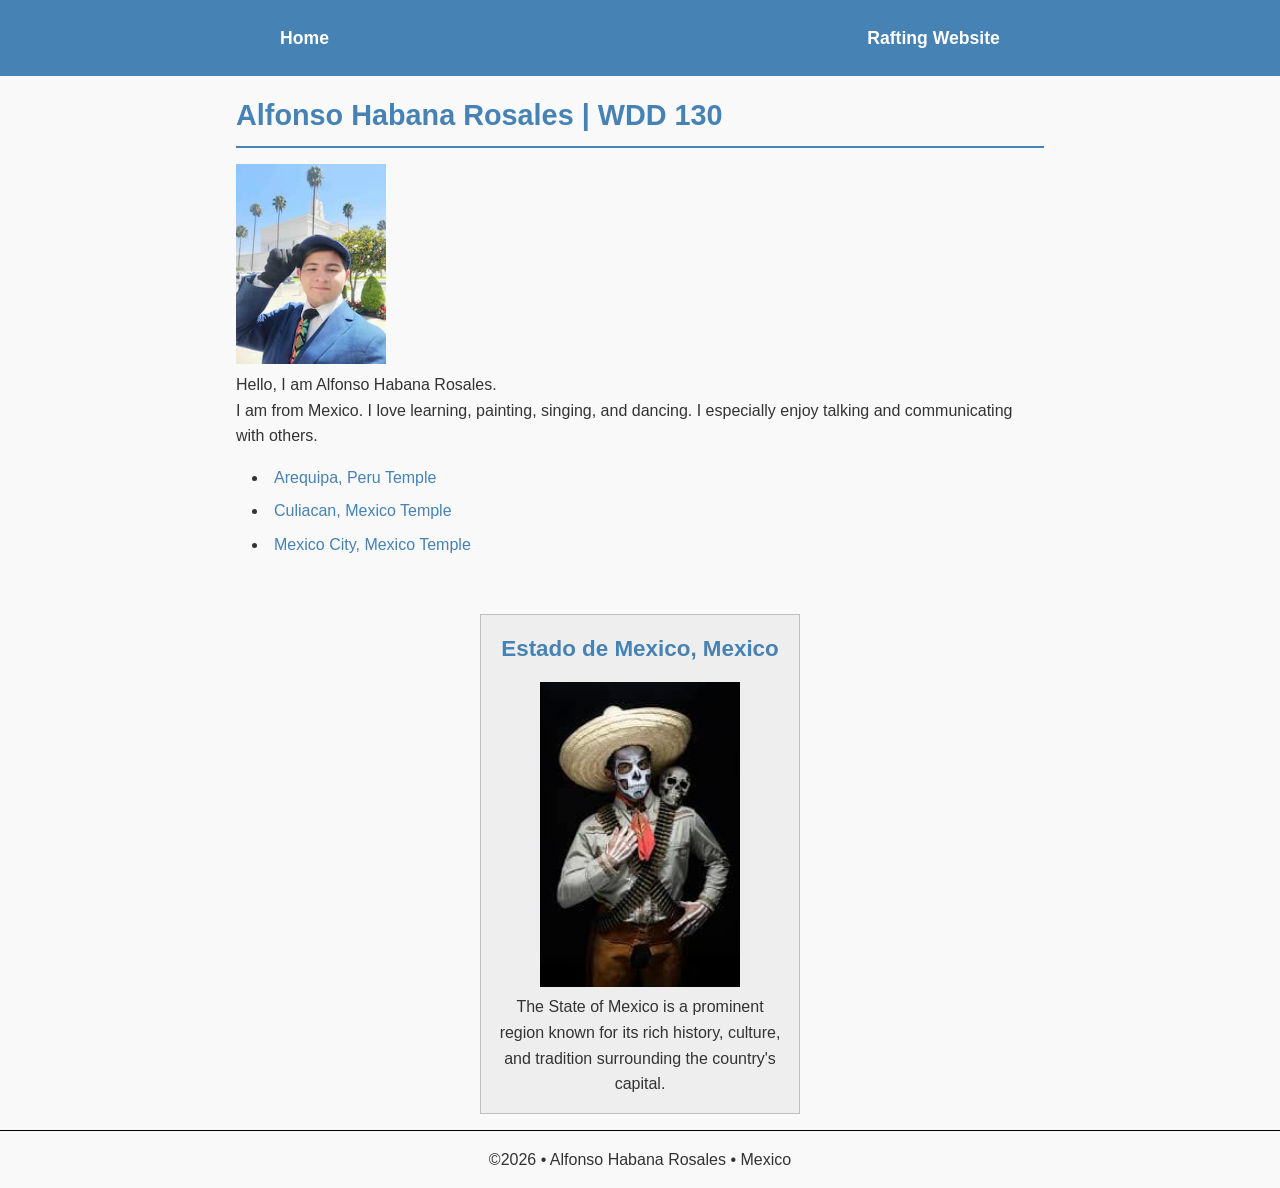
<file: index.html>
<!DOCTYPE html>
<html lang="en-US">

<head>
    <meta charset="utf-8">
    <meta name="viewport" content="width=device-width, initial-scale=1.0">
    <title>Alfonso Habana Rosales | WDD 130</title>
    <!-- Meta tags added according to instructions -->
    <meta name="description"
      content="Alfonso Habana Rosales WDD 130 home page learning HTML and CSS.">
    <meta name="author" content="Alfonso Habana Rosales">
    <link rel="stylesheet" href="styles/styles.css">

</head>

<body>
    <header>
        <nav>
            <a href="#">Home</a>
            <a href="wwr/">Rafting Website</a>
        </nav>
    </header>

    <main>
        <h1>Alfonso Habana Rosales | WDD 130</h1>
        <div class="profile-container">
            <img src="images/profile.jpg" alt="Alfonso Habana Rosales profile image">
            <div class="profile-text">
                <p>Hello, I am Alfonso Habana Rosales.</p>
                <p>I am from Mexico. I love learning, painting, singing, and dancing. I especially
                    enjoy talking and communicating with others.</p>
            </div>
        </div>

        <ul class="box">
            <li><a href="https://www.churchofjesuschrist.org/temples/details/arequipa-peru-temple?lang=eng"
                  target="_blank">Arequipa, Peru Temple</a></li>
            <li><a href="https://www.churchofjesuschrist.org/temples/details/culiacan-mexico-temple?lang=eng"
                  target="_blank">Culiacan, Mexico Temple</a></li>
            <li><a href="https://www.churchofjesuschrist.org/temples/details/mexico-city-mexico-temple?lang=eng"
                  target="_blank">Mexico City, Mexico Temple</a></li>
        </ul>
    </main>

    <!-- The aside element is placed immediately after main -->
    <aside>
        <h2>Estado de Mexico, Mexico</h2>
        <img src="images/catrin.jpg" alt="Catrin image representing culture">
        <p>The State of Mexico is a prominent region known for its rich history, culture, and
            tradition surrounding the country's capital.</p>
    </aside>

    <footer>
        <p>©2026 • Alfonso Habana Rosales • Mexico</p>
    </footer>
</body>

</html>
</file>
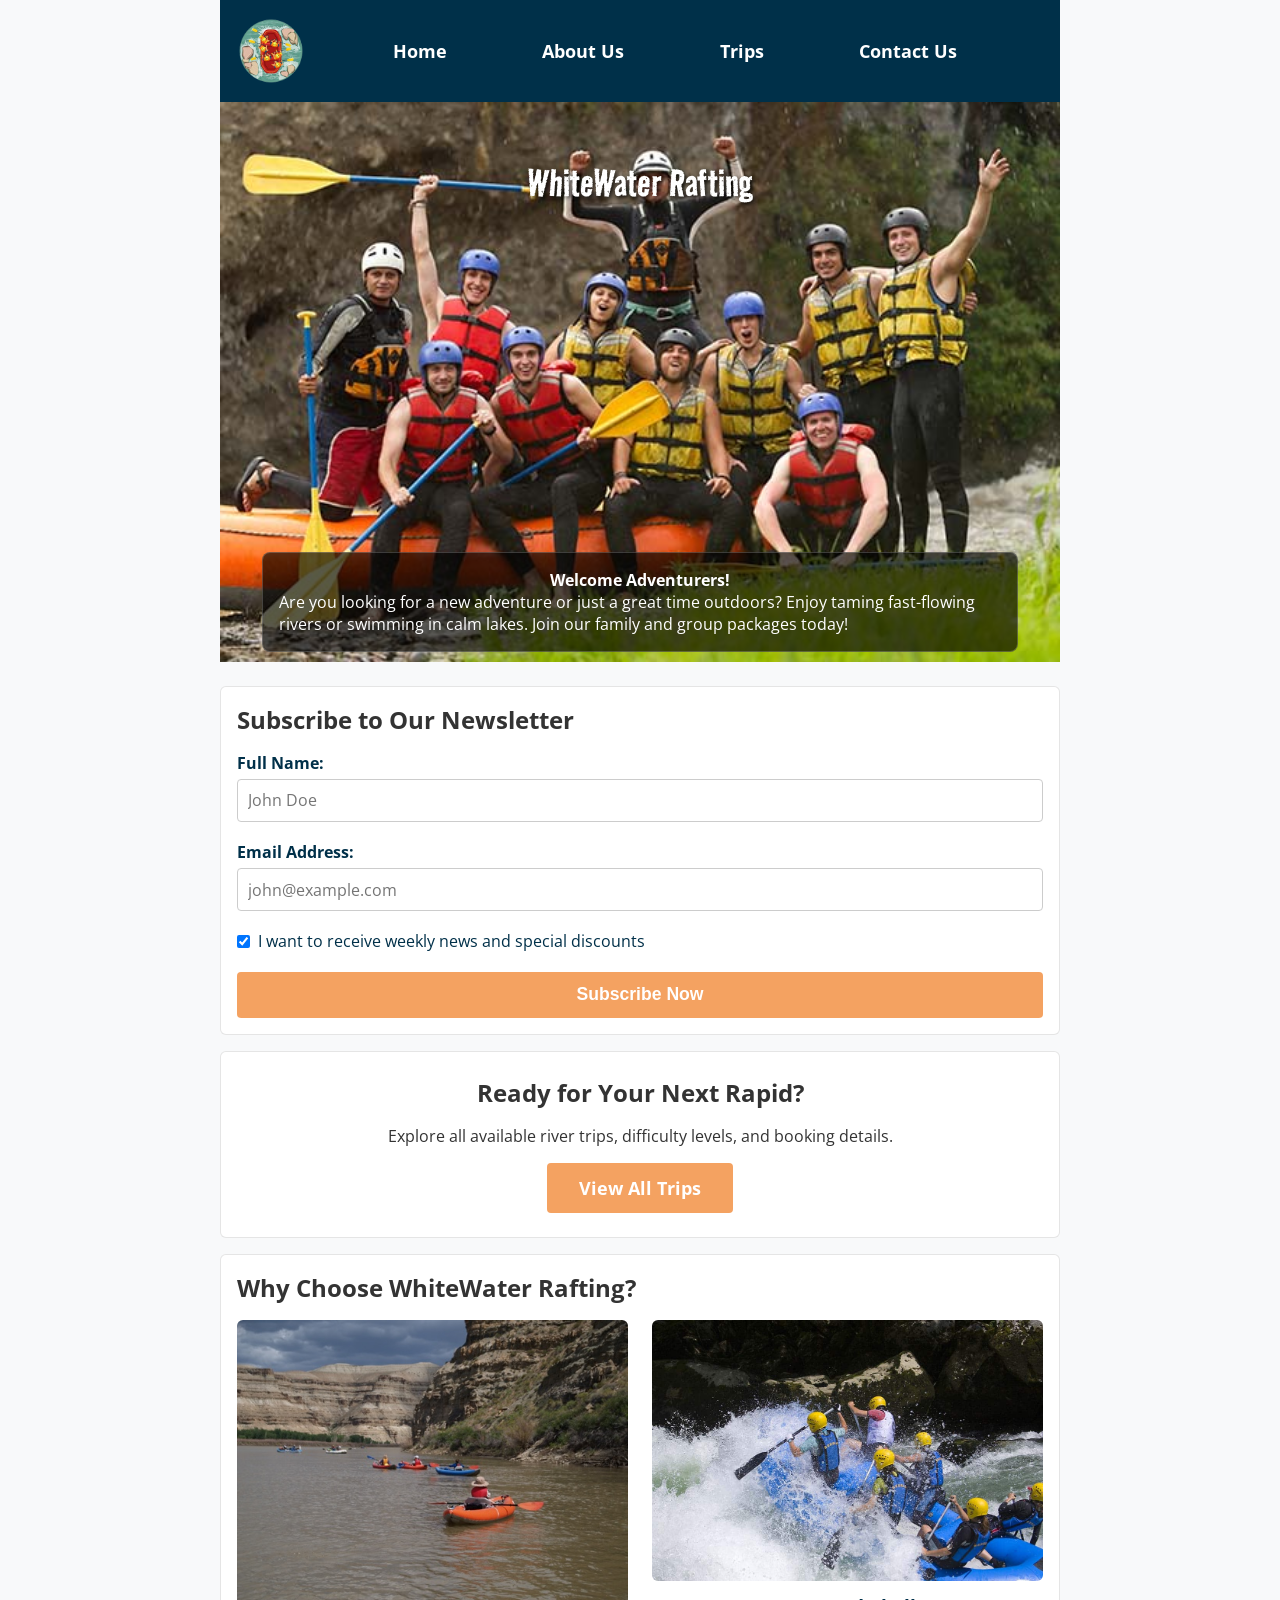
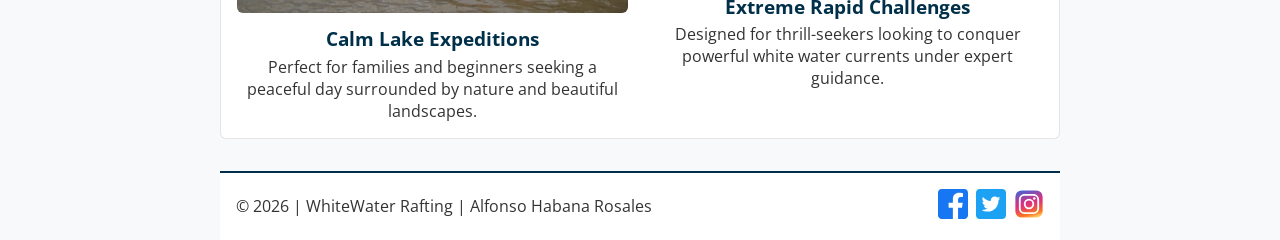
<file: wwr/index.html>
<!DOCTYPE html>
<html lang="en-US">

<head>
    <meta charset="utf-8">
    <meta name="viewport" content="width=device-width, initial-scale=1.0">
    <meta name="description"
      content="Welcome to WhiteWater Rafting! Discover thrilling river adventures, family trips, and newsletter discounts for your next outdoor experience.">
    <meta name="author" content="Alfonso Habana Rosales">

    <title>Home | WhiteWater Rafting</title>

    <!-- Google Fonts -->
    <link rel="preconnect" href="https://fonts.googleapis.com">
    <link rel="preconnect" href="https://fonts.gstatic.com" crossorigin>
    <link
      href="https://fonts.googleapis.com/css2?family=Road+Rage&family=Open+Sans:wght@400;700&display=swap"
      rel="stylesheet">

    <!-- Hoja de estilos única -->
    <link rel="stylesheet" href="styles/rafting.css">
</head>

<body>
    <!-- Header consistente con el resto del sitio -->
    <header class="site-header">
        <img src="images/logo.png" alt="WhiteWater Rafting Logo" class="logo">
        <nav>
            <a href="index.html">Home</a>
            <a href="about.html">About Us</a>
            <a href="trips.html">Trips</a>
            <a href="contact.html">Contact Us</a>
        </nav>
    </header>

    <main>
        <!-- Sección Hero con título superpuesto -->
        <div class="hero">
            <img src="images/hero2.jpg" alt="Happy Friends Rafting on River">
            <h1 class="road-rage-regular center">WhiteWater Rafting</h1>

            <article class="hero-article vidrio">
                <p class="center"><strong>Welcome Adventurers!</strong></p>
                <p>Are you looking for a new adventure or just a great time outdoors? Enjoy taming
                    fast-flowing rivers or swimming in calm lakes. Join our family and group
                    packages today!</p>
            </article>
        </div>

        <!-- Formulario de suscripción al Boletín (Newsletter) -->
        <section class="form-section box1">
            <h2>Subscribe to Our Newsletter</h2>
            <form action="#" method="post" class="contact-form">
                <div class="form-item">
                    <label for="fullname">Full Name:</label>
                    <input type="text" id="fullname" name="fullname" required
                      placeholder="John Doe">
                </div>

                <div class="form-item">
                    <label for="email">Email Address:</label>
                    <input type="email" id="email" name="email" required
                      placeholder="john@example.com">
                </div>

                <div class="form-item checkbox-item">
                    <input type="checkbox" id="subscribe" name="subscribe" value="yes" checked>
                    <label for="subscribe">I want to receive weekly news and special
                        discounts</label>
                </div>

                <button type="submit" class="submit-btn">Subscribe Now</button>
            </form>
        </section>

        <!-- Llamado a la Acción (Call to Action) hacia Trips -->
        <section class="cta-section box1 center">
            <h2>Ready for Your Next Rapid?</h2>
            <p>Explore all available river trips, difficulty levels, and booking details.</p>
            <a href="trips.html" class="submit-btn cta-btn">View All Trips</a>
        </section>

        <!-- Sección Grid con ofertas y propósito del sitio -->
        <section class="home-grid box1">
            <h2>Why Choose WhiteWater Rafting?</h2>
            <div class="grid-content">
                <div class="grid-card">
                    <img src="images/hero4.jpg" alt="Calm Lake Expedition" class="imevi">
                    <h3>Calm Lake Expeditions</h3>
                    <p>Perfect for families and beginners seeking a peaceful day surrounded by
                        nature and beautiful landscapes.</p>
                </div>
                <div class="grid-card">
                    <img src="images/hero1.jpg" alt="Wild River Challenge" class="imevi">
                    <h3>Extreme Rapid Challenges</h3>
                    <p>Designed for thrill-seekers looking to conquer powerful white water currents
                        under expert guidance.</p>
                </div>
            </div>
        </section>
    </main>

    <!-- Footer consistente -->
    <footer class="site-footer">
        <p>© 2026 | WhiteWater Rafting | Alfonso Habana Rosales</p>
        <nav class="socialmedia">
            <a href="https://facebook.com"><img src="images/fb.svg" alt="Facebook Icon"
                  class="minimi"></a>
            <a href="https://twitter.com"><img src="images/twi.svg" alt="Twitter Icon"
                  class="minimi"></a>
            <a href="https://instagram.com"><img src="images/insta.svg" alt="Instagram Icon"
                  class="minimi"></a>
        </nav>
    </footer>
</body>

</html>
</file>
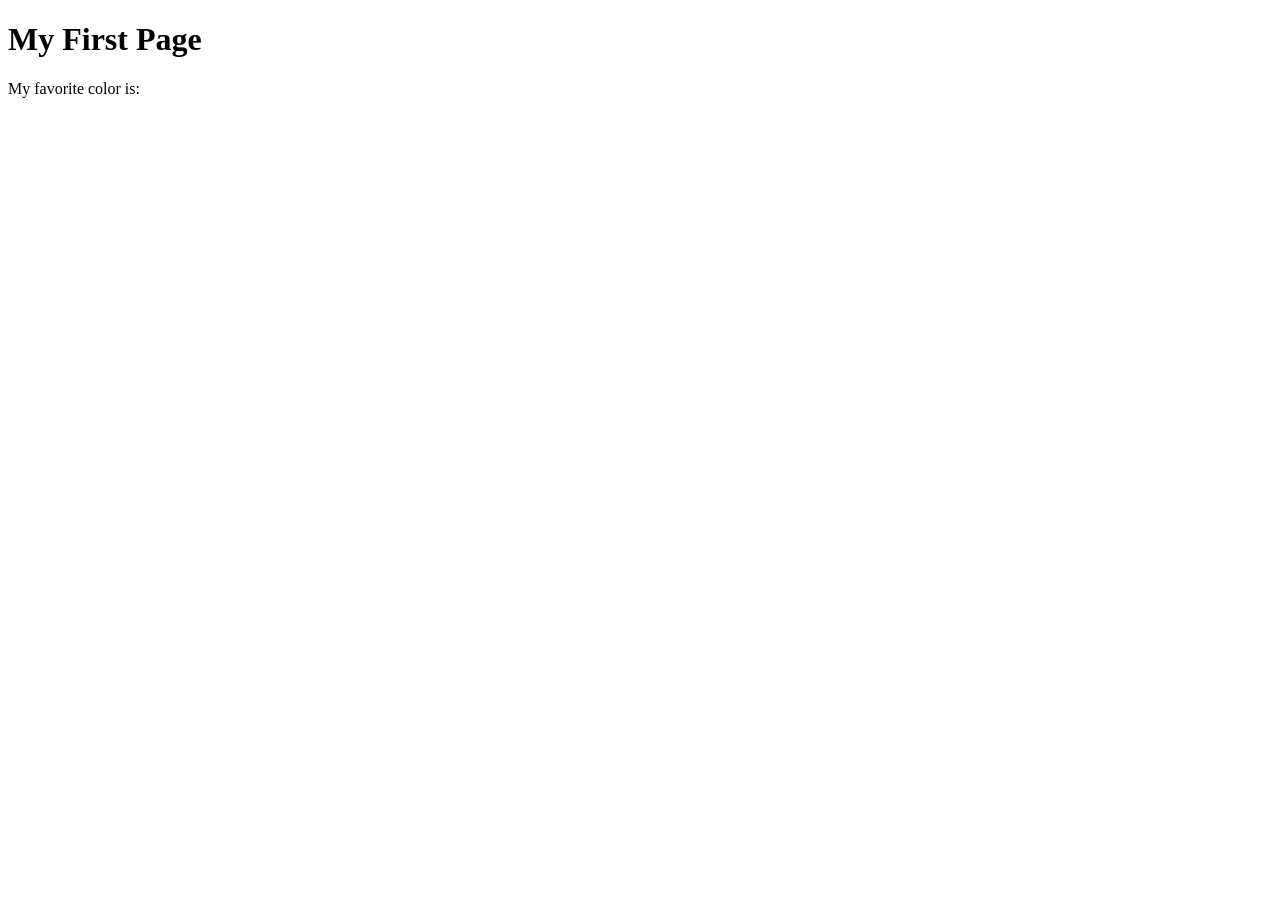
<file: week01/first-page.html>
<!DOCTYPE html>
<html lang="en">
<head>
    <meta charset="UTF-8">
    <meta name="viewport" content="width=device-width, initial-scale=1.0">
    <title>My First Page</title>
</head>
<body>
    <h1>My First Page</h1>
    <p>My favorite color is: </p>
</body>
</html>
</file>
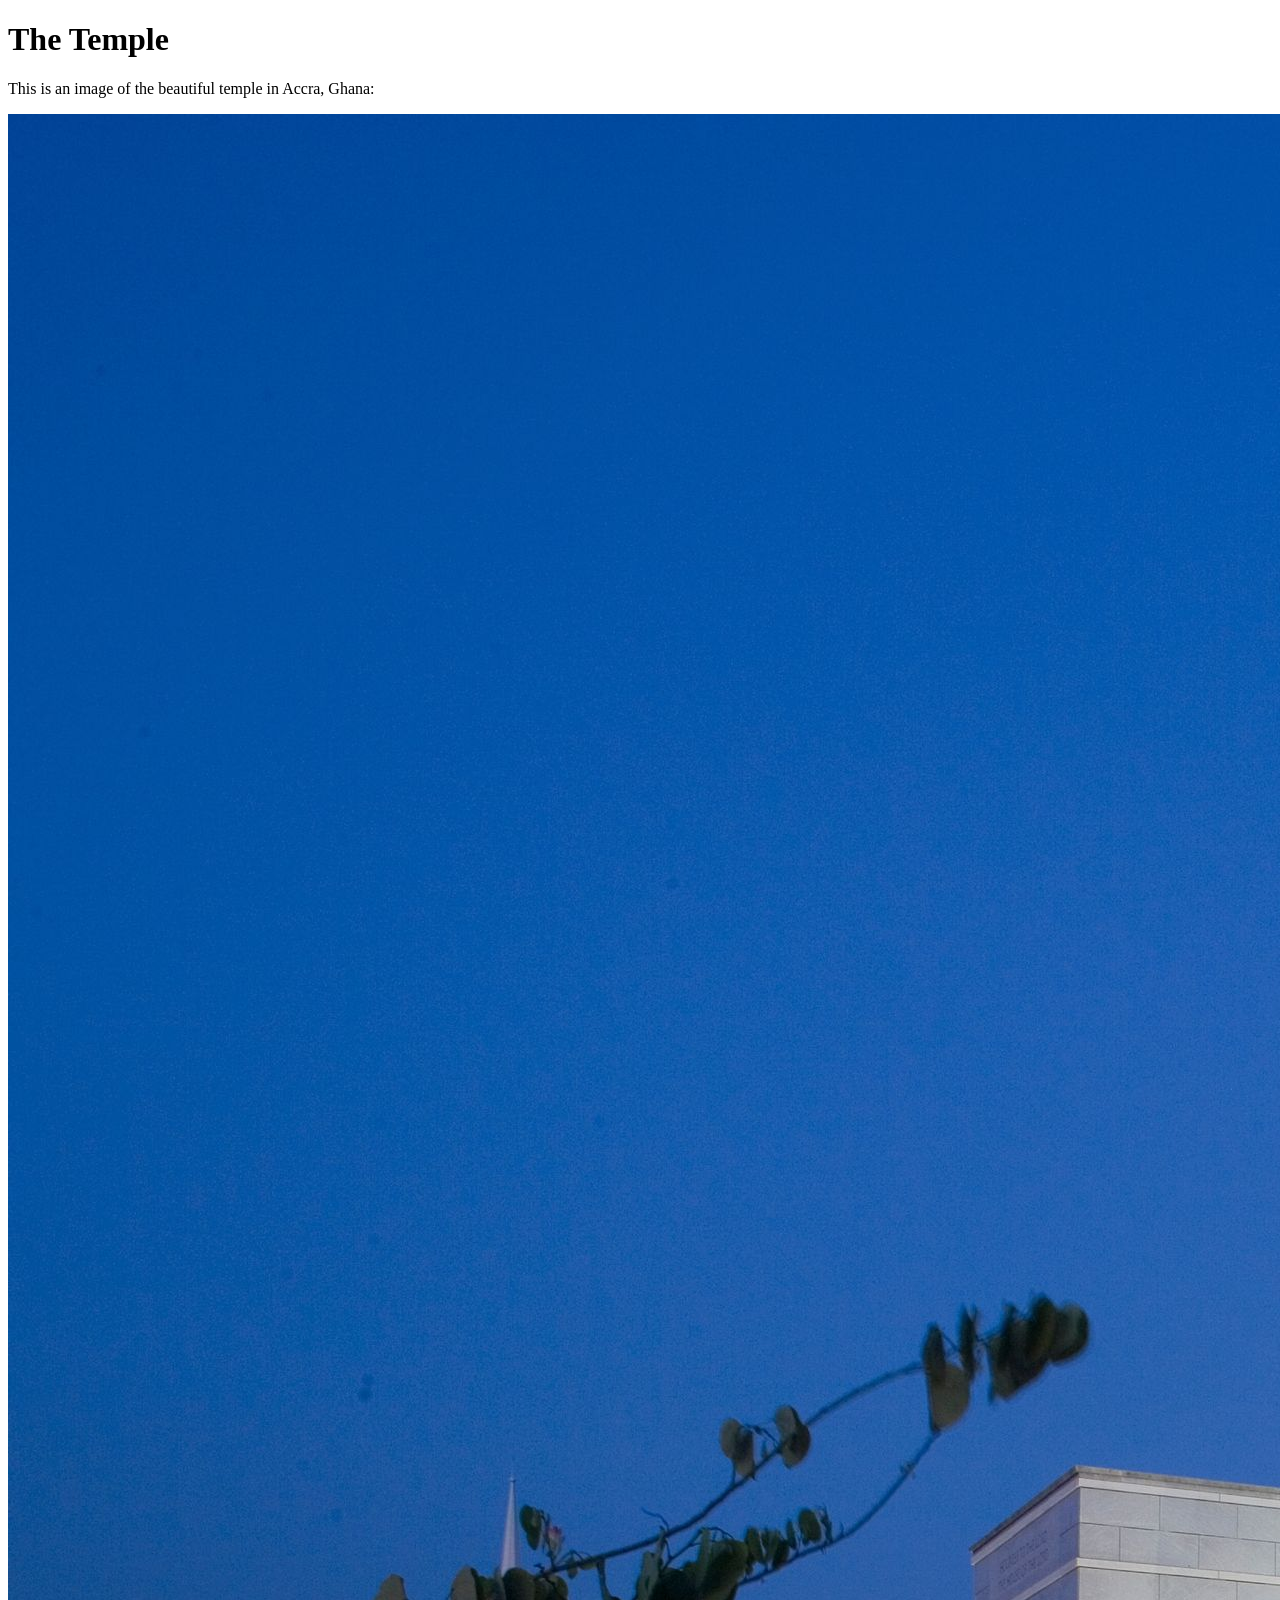
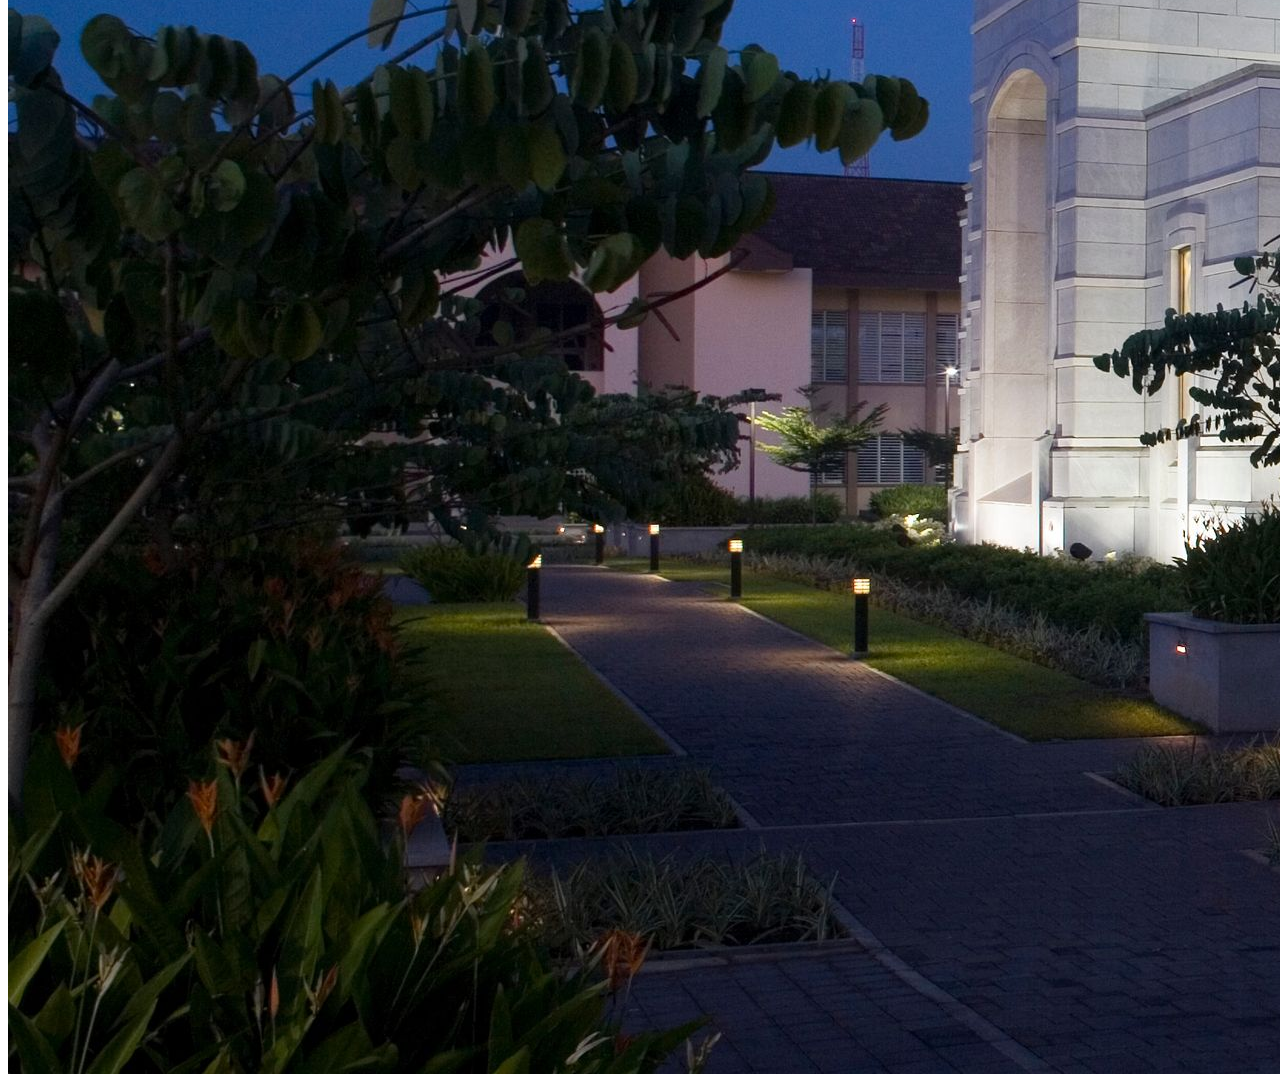
<file: week01/images.html>
<!DOCTYPE html>
<html lang="en">
<head>
    <meta charset="UTF-8">
    <meta name="viewport" content="width=device-width, initial-scale=1.0">
    <title>Temple Image</title>
</head>
<body>
    <h1>The Temple</h1>
    <p>This is an image of the beautiful temple in Accra, Ghana:</p>
    <img src="images/temple-large.jpeg" alt="The Accra Ghana Temple">
    
</body>
</html>
</file>
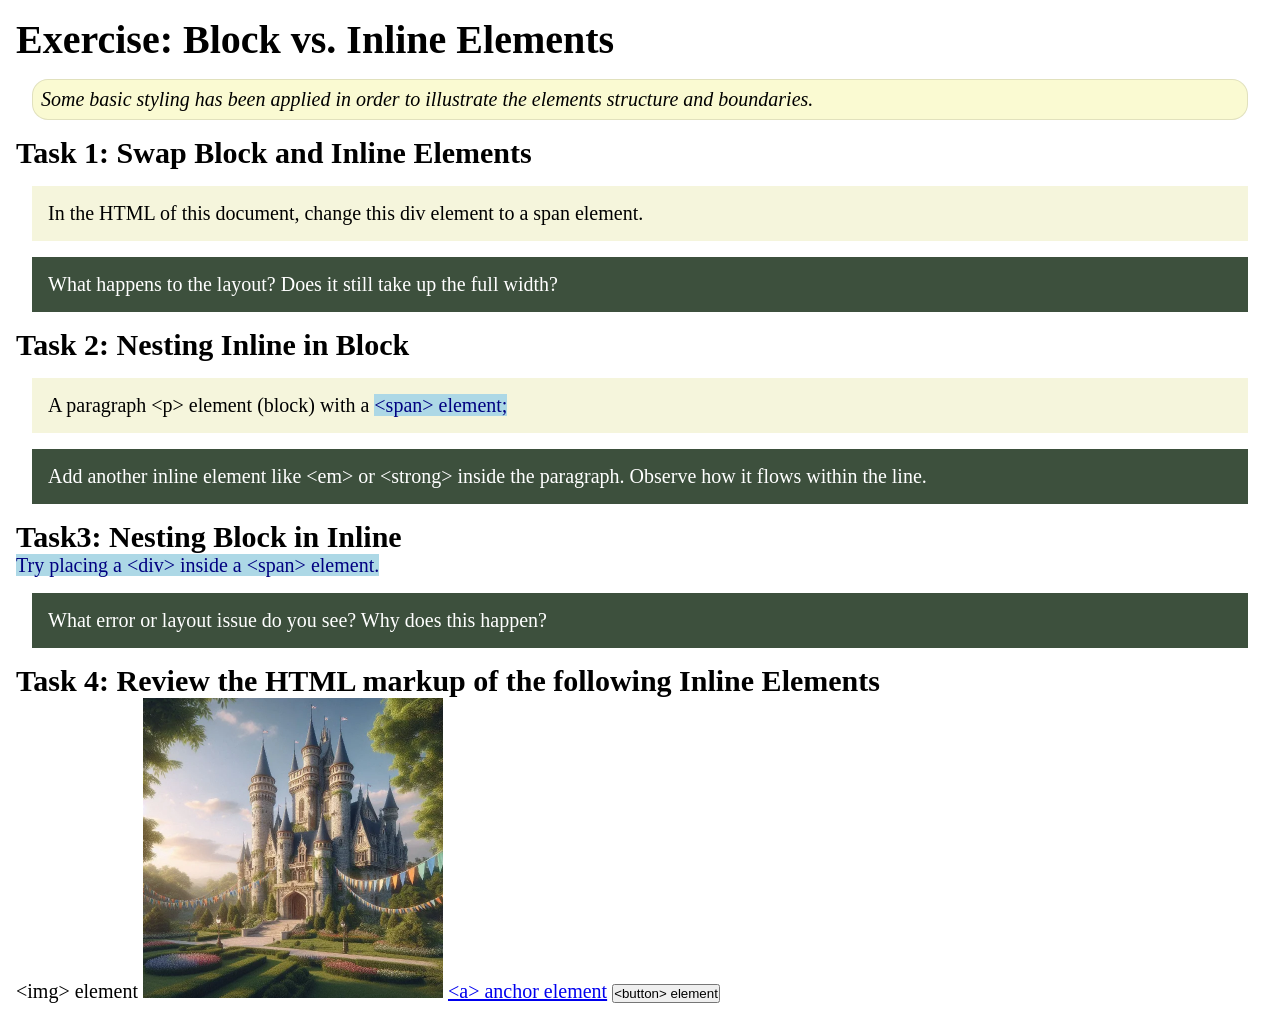
<file: week02/block-vs-inline.html>
<!DOCTYPE html>
<html lang="en">

<head>
    <meta charset="UTF-8">
    <meta name="viewport" content="width=device-width, initial-scale=1.0">
    <title>Exercise: Block vs. Inline Elements</title>
    <link rel="stylesheet" href="styles/block-vs-inline.css">
</head>

<body>
    <main>
        <h1>Exercise: Block vs. Inline Elements</h1>
        <p class="note">Some basic styling has been applied in order to illustrate the elements structure and
            boundaries.</p>

        <h2>Task 1: Swap Block and Inline Elements</h2>
        <div>In the HTML of this document, change this div element to a span element.</div>

        <p class="question">What happens to the layout? Does it still take up the full width?</p>

        <h2>Task 2: Nesting Inline in Block</h2>
        <p>A paragraph &lt;p&gt; element (block) with a <span>&lt;span&gt; element;</span></p>
        <p class="question">Add another inline element like &lt;em&gt; or &lt;strong&gt; inside the paragraph. Observe
            how it flows within the line.</p>

        <h2>Task3: Nesting Block in Inline</h2>
        <span>Try placing a &lt;div&gt; inside a &lt;span&gt; element.</span>
            <p class="question">What error or layout issue do you see? Why does this happen?</p>


            <h2>Task 4: Review the HTML markup of the following Inline Elements</h2>
        &lt;img&gt; element
        <img src="images/castle.webp" alt="placeholder image (images are inline)" width="300" height="300">
        <a href="https://churchofjesuschrist.org">&lt;a&gt; anchor element</a>
        <button type="button">&lt;button&gt; element</button>
    </main>
</body>

</html>
</file>
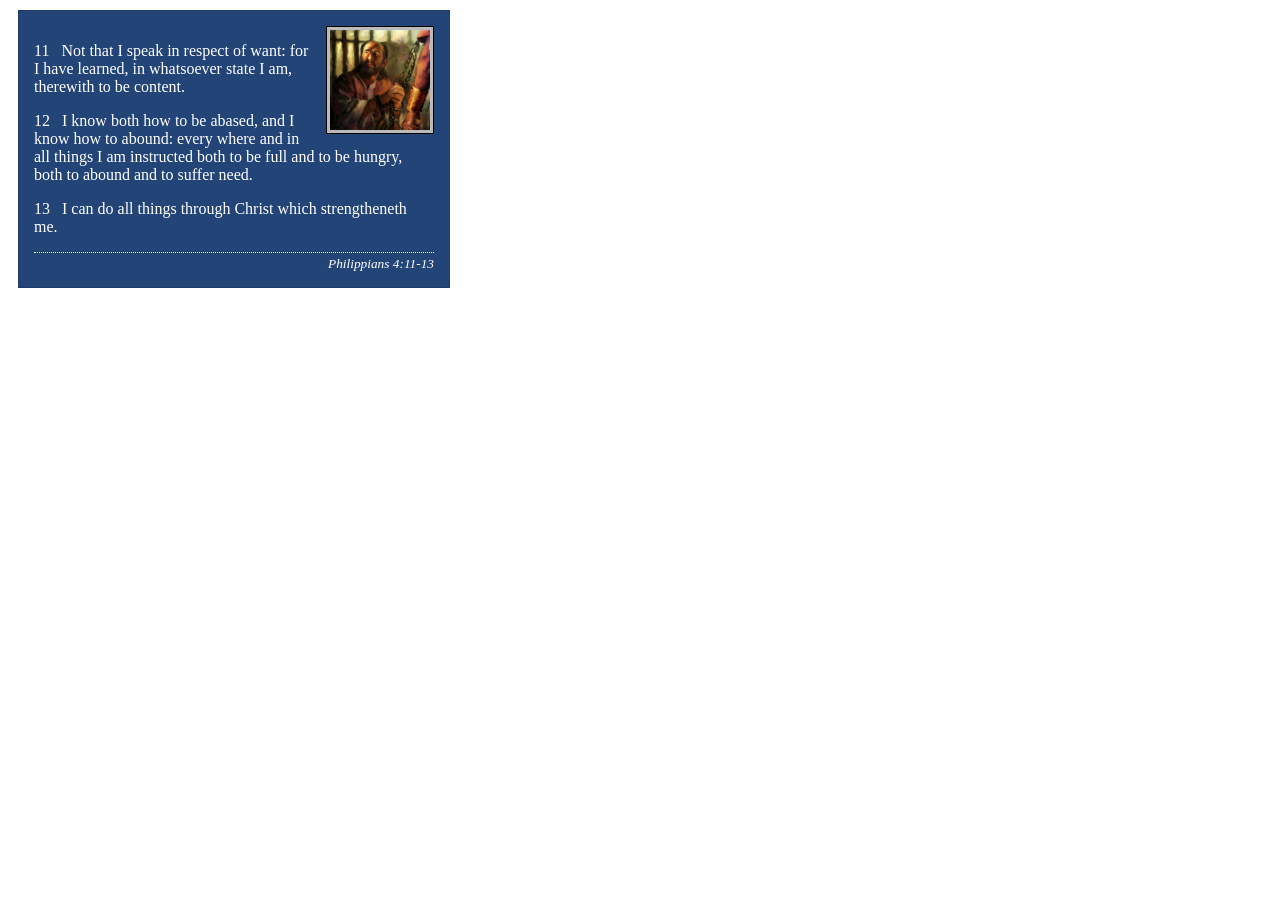
<file: week02/box-model-solution.html>
<!DOCTYPE html>
<html lang="en">
<head>
    <meta charset="UTF-8">
    <meta name="viewport" content="width=device-width, initial-scale=1.0">
    <title>Box Model Activity</title>
    <link rel="stylesheet" href="styles/box-model-solution.css">
</head>
<body>
    <main>
        <div class="callout">
            <img src="images/apostle-paul-imprisoned.webp" alt="Paul the Apostle - Imprisoned in Rome" width="200" height="200">
            <blockquote>
                <p>11 &nbsp; Not that I speak in respect of want: for I have learned, in whatsoever state I am, therewith to be content.</p>
                <p>12 &nbsp; I know both how to be abased, and I know how to abound: every where and in all things I am instructed both to be full and to be hungry, both to abound and to suffer need.</p>
                <p>13 &nbsp; I can do all things through Christ which strengtheneth me.</p>
            </blockquote>
            <cite>Philippians 4:11-13</cite>
        </div>
    </main>
</body>
</html>
</file>
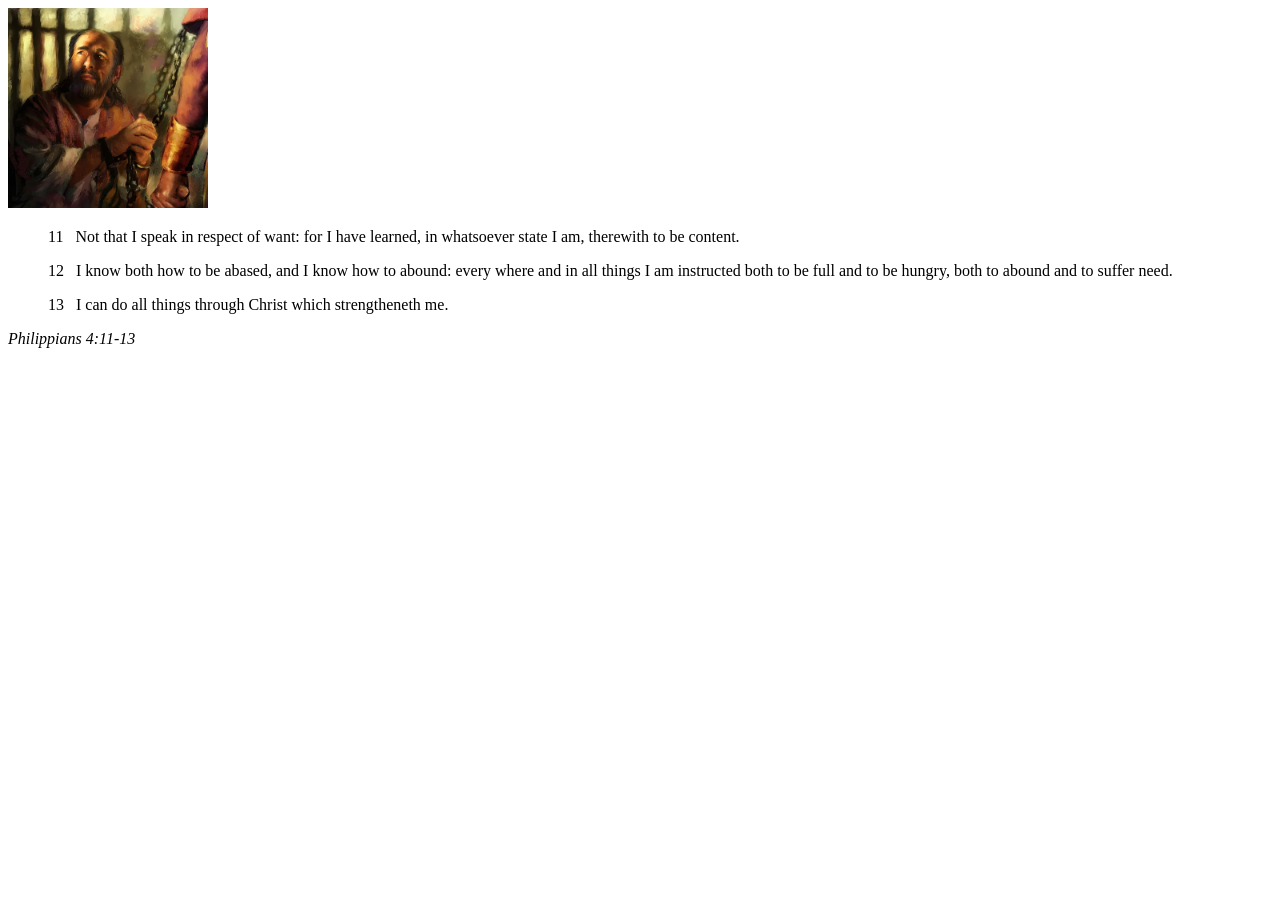
<file: week02/box-model.html>
<!DOCTYPE html>
<html lang="en">
<head>
    <meta charset="UTF-8">
    <meta name="viewport" content="width=device-width, initial-scale=1.0">
    <title>Box Model Activity</title>
</head>
<body>
    <main>
        <div class="callout">
            <img src="images/apostle-paul-imprisoned.webp" alt="Paul the Apostle - Imprisoned in Rome" width="200" height="200">
            <blockquote>
                <p>11 &nbsp; Not that I speak in respect of want: for I have learned, in whatsoever state I am, therewith to be content.</p>
                <p>12 &nbsp; I know both how to be abased, and I know how to abound: every where and in all things I am instructed both to be full and to be hungry, both to abound and to suffer need.</p>
                <p>13 &nbsp; I can do all things through Christ which strengtheneth me.</p>
            </blockquote>
            <cite>Philippians 4:11-13</cite>
        </div>
    </main>
</body>
</html>
</file>
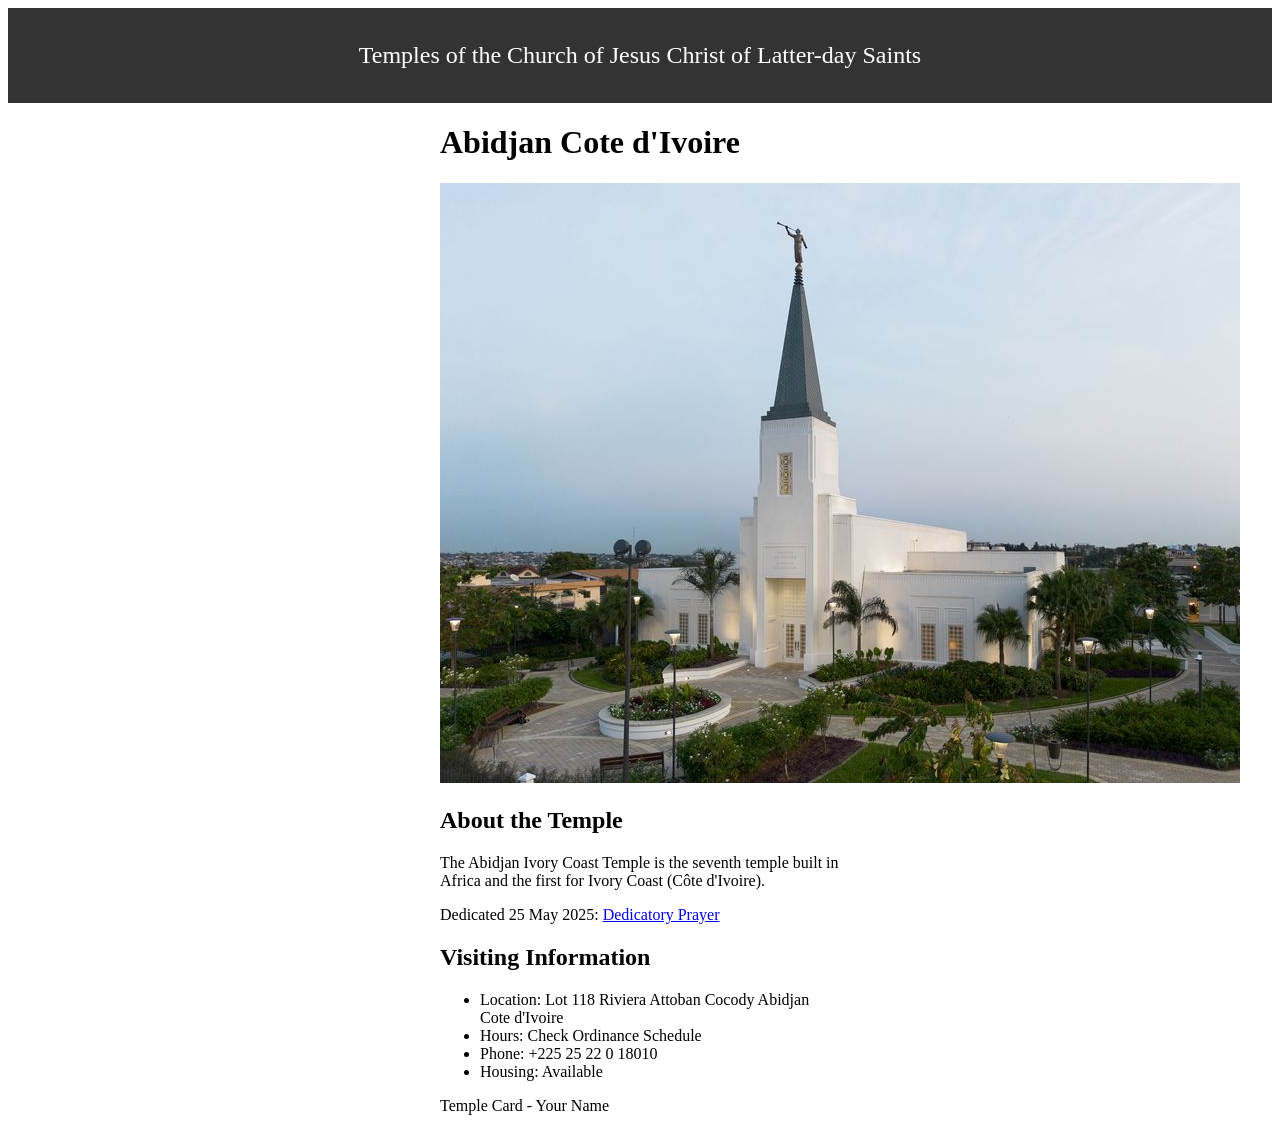
<file: week02/temple.html>
<!DOCTYPE html>
<html lang="en">

<head>
    <meta charset="UTF-8">
    <meta name="viewport" content="width=device-width, initial-scale=1.0">
    <title>Temple Card - Abidjan Cote d'Ivoire</title>
    <link rel="stylesheet" href="styles/temple.css">
</head>

<body>
    <header>
        <p>Temples of the Church of Jesus Christ of Latter-day Saints</p>
    </header>
    <main>
        <h1>Abidjan Cote d'Ivoire</h1>
        <picture>
            <img src="images/abidjan-ivory-coast.jpeg" alt="Abidjan Cote d'Ivoire Temple">
        </picture>
        <section>
            <h2>About the Temple</h2>
            <p>The Abidjan Ivory Coast Temple is the seventh temple built in Africa and the first
                for Ivory Coast (Côte
                d'Ivoire).</p>
            <p>Dedicated 25 May 2025: <a
                  href="https://www.churchofjesuschrist.org/temples/dedicatory-prayer/abidjan-ivory-coast-temple/2025-05-25?lang=eng"
                  target="_blank" rel="noopener noreferrer">Dedicatory Prayer</a></p>
        </section>
        <section>
            <h2>Visiting Information</h2>
            <ul>
                <li>Location: Lot 118 Riviera Attoban Cocody Abidjan Cote d'Ivoire</li>
                <li>Hours: Check Ordinance Schedule</li>
                <li>Phone: +225 25 22 0 18010</li>
                <li>Housing: Available</li>
            </ul>
        </section>
    </main>
    <footer>
        <p>Temple Card - Your Name</p>
    </footer>
</body>

</html>
</file>
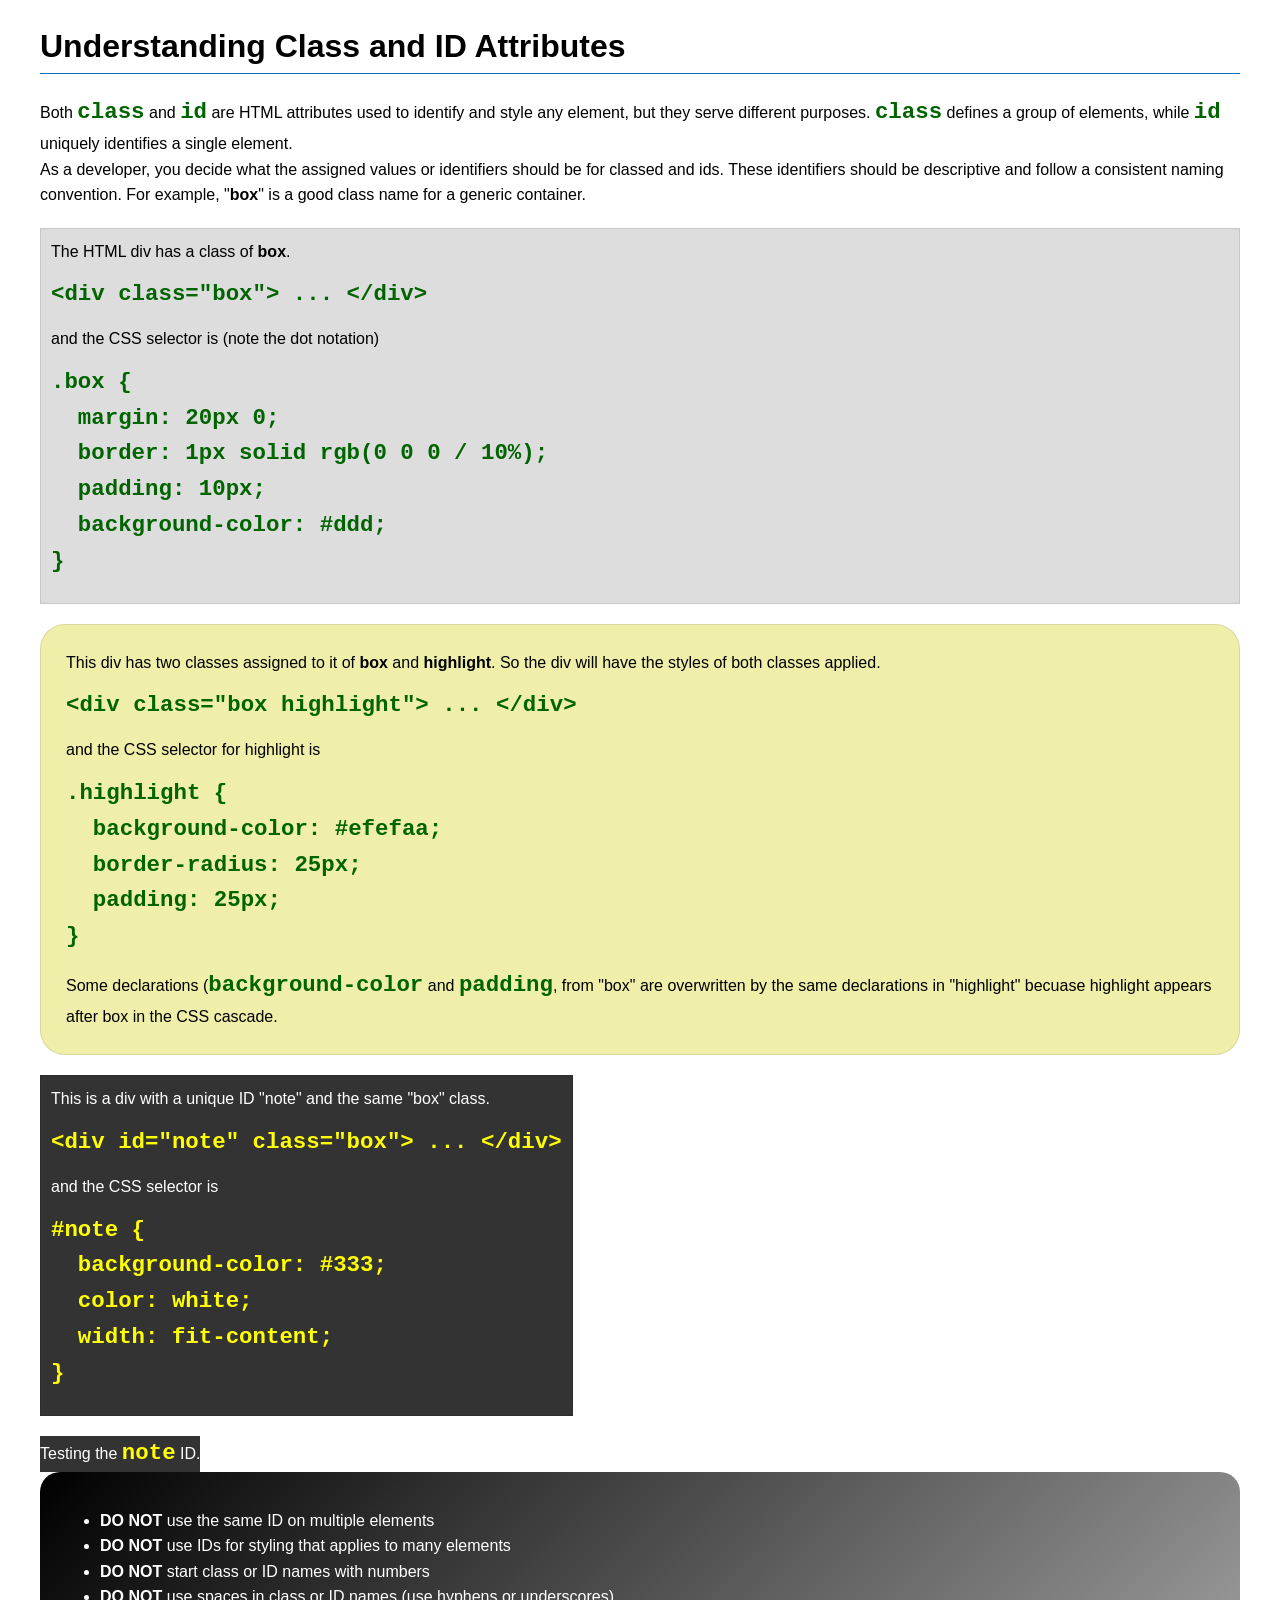
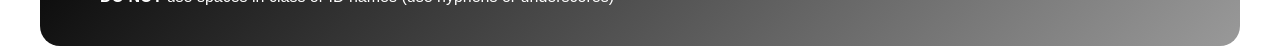
<file: week03/class-and-id.html>
<!DOCTYPE html>
<html lang="en">

<head>
    <meta charset="UTF-8">
    <meta name="viewport" content="width=device-width, initial-scale=1.0">
    <title>Class vs ID Attributes</title>
    <link rel="stylesheet" href="styles/class-and-id.css">
</head>

<body>
    <h1>Understanding Class and ID Attributes</h1>
    <p>Both <code>class</code> and <code>id</code> are HTML attributes used to identify and style any element, but they
        serve different purposes. <code>class</code> defines a group of elements, while <code>id</code> uniquely
        identifies a single element.</p>
    <p>As a developer, you decide what the assigned values or identifiers should be for classed and ids. These
        identifiers should be
        descriptive and follow a consistent naming convention. For example, "<strong>box</strong>" is a good class name
        for a generic container.</p>
    <div class="box">
        <p>The HTML div has a class of <strong>box</strong>.</p>
        <pre><code class="html">&lt;div class="box"&gt; ... &lt;/div&gt;</code></pre>
        and the CSS selector is (note the dot notation)
        <pre><code class="css">.box {
  margin: 20px 0;
  border: 1px solid rgb(0 0 0 / 10%);
  padding: 10px;
  background-color: #ddd; 
}</code></pre>
    </div>

    <div class="box highlight">
        <p>This div has two classes assigned to it of <strong>box</strong> and <strong>highlight</strong>. So the div
            will have the styles of both classes applied.</p>
        <pre><code class="html">&lt;div class="box highlight"&gt; ... &lt;/div&gt;</code></pre>
        and the CSS selector for highlight is
        <pre><code class="css">.highlight {
  background-color: #efefaa;
  border-radius: 25px;
  padding: 25px;
}</code></pre>
<p>Some declarations (<code>background-color</code> and <code>padding</code>, from "box" are overwritten by the same declarations in "highlight" becuase highlight appears after box in the CSS cascade.</p>
    </div>

    <div id="note" class="box">
        <p>This is a div with a unique ID "note" and the same "box" class.</p>
        <pre><code class="html">&lt;div id="note" class="box"&gt; ... &lt;/div&gt;</code></pre>
        and the CSS selector is
        <pre><code class="css">#note {
  background-color: #333;
  color: white;
  width: fit-content;
}</code></pre>
    </div>

    <div id="note">
        <p>Testing the <code>note</code> ID.</p>
    </div>

    <section id="best-practice">
        <ul>
            <li><strong>DO NOT</strong> use the same ID on multiple elements</li>
            <li><strong>DO NOT</strong> use IDs for styling that applies to many elements</li>
            <li><strong>DO NOT</strong> start class or ID names with numbers</li>
            <li><strong>DO NOT</strong> use spaces in class or ID names (use hyphens or underscores)</li>
        </ul>
    </section>




</body>

</html>
</file>
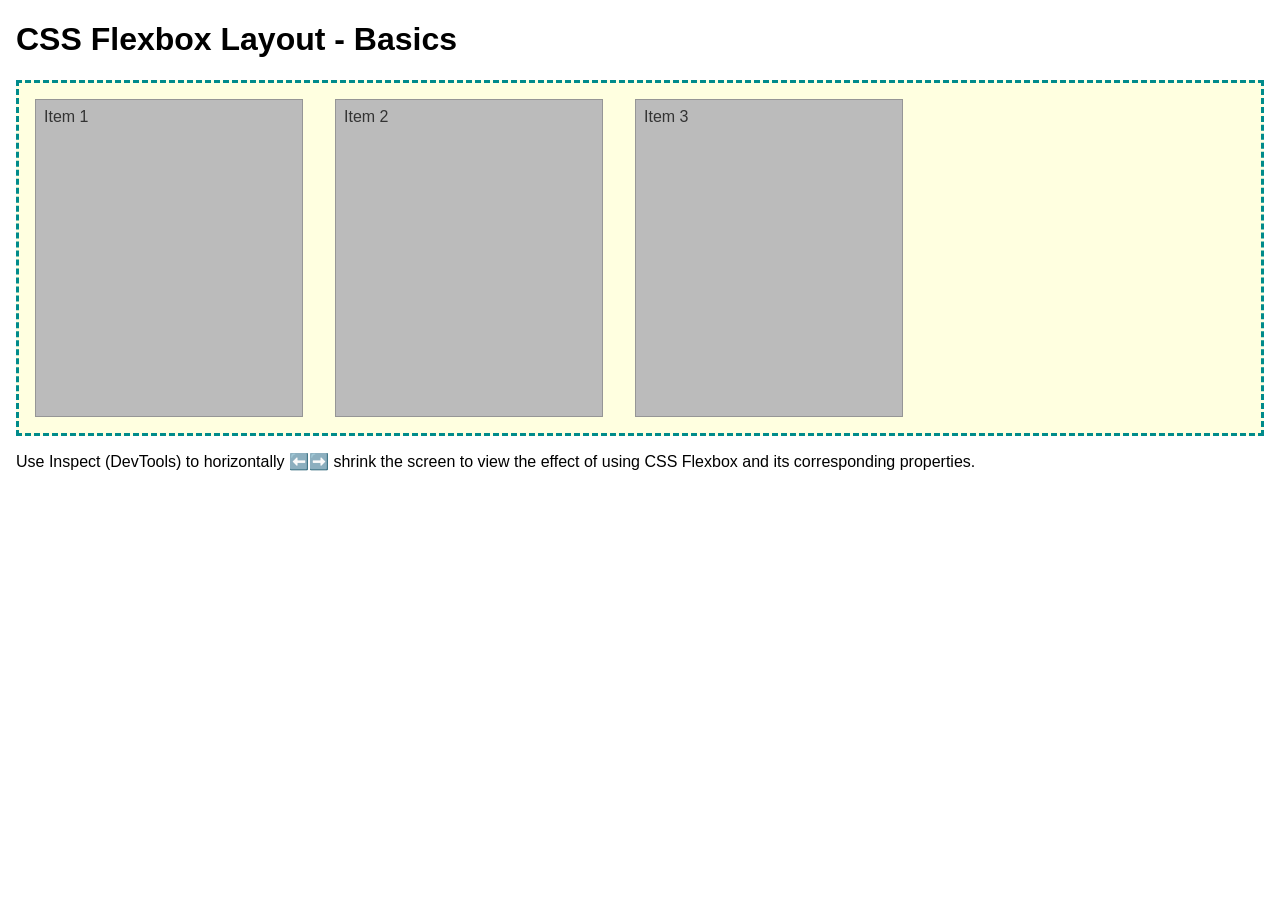
<file: week04/flexbox-layout.html>
<!DOCTYPE html>
<html lang="en">
<head>
    <meta charset="UTF-8">
    <meta name="viewport" content="width=device-width, initial-scale=1.0">
    <title>CSS Flexbox Layout - Basics</title>
    <link rel="stylesheet" href="styles/flexbox.css">
</head>
<body>
    <main>
        <h1>CSS Flexbox Layout - Basics</h1>
        <div class="flex-container">
            <div class="flex-item item1">Item 1</div>
            <div class="flex-item item2">Item 2</div>
            <div class="flex-item item3">Item 3</div>
        </div>
        <p>Use Inspect (DevTools) to horizontally ⬅️➡️ shrink the screen to view the effect of using CSS Flexbox and its corresponding properties.</p>
    </main>
</body>
</html>
</file>
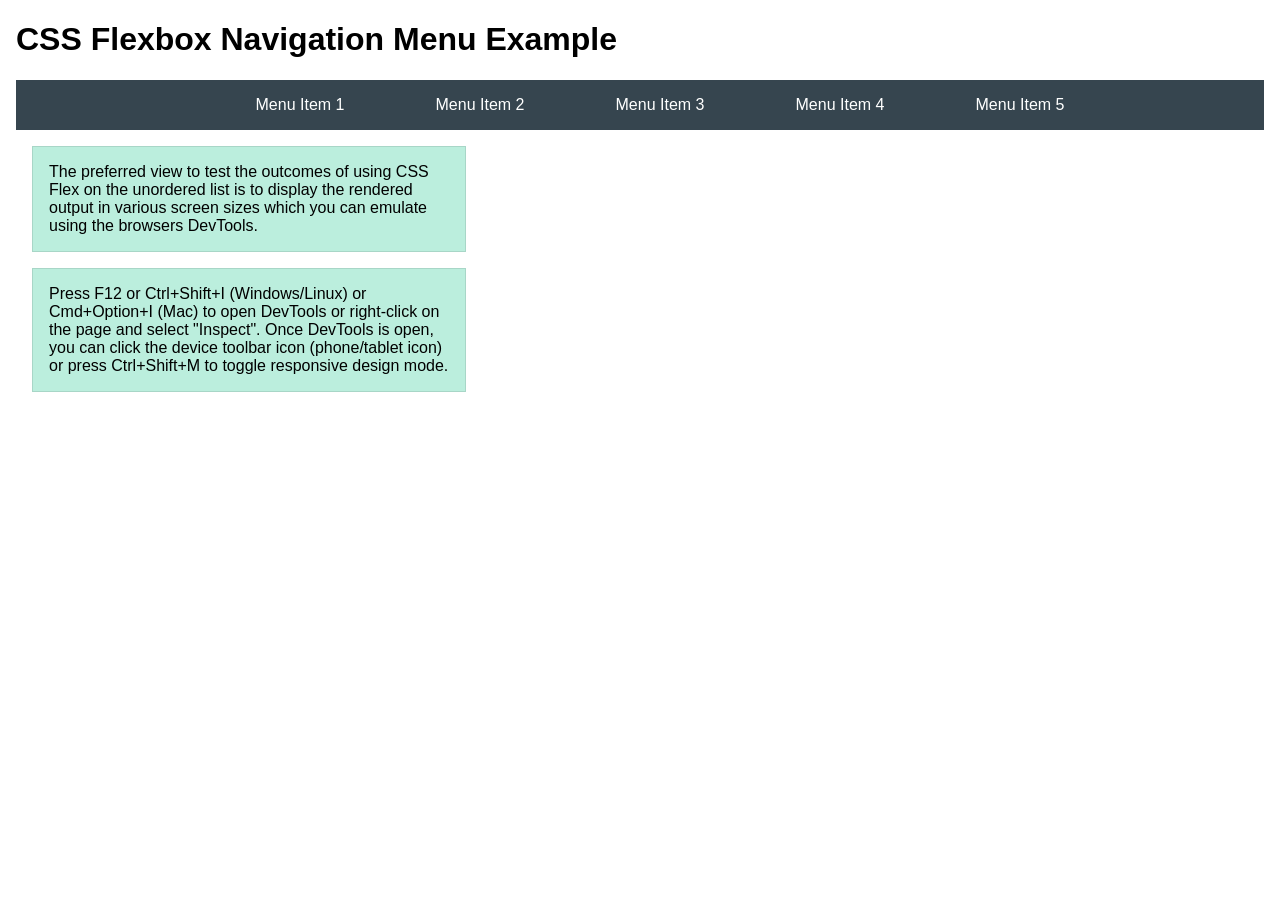
<file: week04/flexbox-menu.html>
<!DOCTYPE html>
<html lang="en">
<head>
    <meta charset="UTF-8">
    <meta name="viewport" content="width=device-width, initial-scale=1.0">
    <title>CSS Flexbox - Navigation Menu</title>
    <link rel="stylesheet" href="styles/flexbox-menu.css">
</head>
<body>
    <main>
        <h1>CSS Flexbox Navigation Menu Example</h1>
        <nav>
            <ul>
                <li><a href="#">Menu Item 1</a></li>
                <li><a href="#">Menu Item 2</a></li>
                <li><a href="#">Menu Item 3</a></li>
                <li><a href="#">Menu Item 4</a></li>
                <li><a href="#">Menu Item 5</a></li>
            </ul>
        </nav>
        <p>The preferred view to test the outcomes of using CSS Flex on the unordered list is to display the rendered output in various screen sizes which you can emulate using the browsers DevTools.</p>

        <p>Press F12 or Ctrl+Shift+I (Windows/Linux) or Cmd+Option+I (Mac) to open DevTools or right-click on the page and select "Inspect". Once DevTools is open, you can click the device toolbar icon (phone/tablet icon) or press Ctrl+Shift+M to toggle responsive design mode.</p>

                      
        
    </main>
</body>
</html>
</file>
<file: styles/styles.css>
/* General setup */
* {
    margin: 0;
    padding: 0;
    box-sizing: border-box;
}

body {
    font-family: Arial, sans-serif;
    line-height: 1.6;
    color: #333;
    background-color: #f9f9f9;
}

/* Navigation bar styles */
nav {
    background-color: steelblue;
    padding: 1rem;
    display: flex;
    justify-content: space-around;
    align-items: center;
    flex-wrap: wrap;
    gap: 10px;
}

nav a {
    color: #fff;
    padding: 0.5rem 1rem;
    text-decoration: none;
    font-size: 1.1rem;
    font-weight: 700;
    border-radius: 4px;
    transition: background-color 0.3s;
}

nav a:hover {
    background-color: rgba(255, 255, 255, 0.2);
}

/* Main content container */
main {
    max-width: 840px;
    margin: 0 auto;
    padding: 1rem;
}

/* Paragraph styles */
p {
    padding: 0;
}

/* Aside section styles */
aside {
    width: 20rem;
    margin: 1rem auto;
    border: 1px solid rgb(0 0 0 / 0.2);
    padding: 1rem;
    background-color: #eee;
    color: #333;
    text-align: center;
}

/* Image styling inside aside */
aside img {
    width: 200px;
    height: auto;
}

/* Profile image styling inside main */
main img {
    width: 150px;
    height: auto;
}

/* Typography styles */
h1 {
    color: steelblue;
    border-bottom: 2px solid steelblue;
    padding-bottom: 0.5rem;
    margin-bottom: 1rem;
    font-size: 1.8rem;
}

h2 {
    color: steelblue;
    margin-bottom: 1rem;
    font-size: 1.4rem;
}

/* List styles */
ul.box {
    list-style-position: inside;
    padding: 1rem;
}

ul.box li {
    margin-bottom: 0.5rem;
}

ul.box a {
    color: steelblue;
    text-decoration: none;
}

ul.box a:hover {
    text-decoration: underline;
}

/* Footer styles */
footer {
    margin-top: 15px;
    border-top: 1px solid #000;
    text-align: center;
    padding: 1rem 0;
}
</file>
<file: wwr/styles/rafting.css>
/* Variables CSS principales */
:root {
    --primary-color: #003049;
    --secondary-color: #f4a261;
    --accent1-color: #264653;
    --accent2-color: #e9c46a;
    --text-color: #333333;
    --heading-font: "Road Rage", Georgia, serif;
    --body-font: "Open Sans", Arial, sans-serif;
}

/* Reset Global */
* {
    margin: 0;
    padding: 0;
    box-sizing: border-box;
}

body {
    font-family: var(--body-font);
    color: var(--text-color);
    background-color: #f8f9fa;
}

/* Limitación de ancho de página y centrado */
header,
main,
footer {
    max-width: 840px;
    margin: 0 auto;
}

/* Clases de tipografía de Google Fonts */
.road-rage-regular {
    font-family: var(--heading-font);
    font-weight: 400;
}

.center {
    text-align: center;
}

/* Estilos de Cajas Generales */
.box1 {
    margin: 1rem 0;
    border: 1px solid rgba(0, 0, 0, 0.1);
    padding: 1rem;
    background-color: #ffffff;
    border-radius: 6px;
}

/* Layout del Header (W04 - CSS Grid y Flexbox) */
header.site-header {
    display: grid;
    grid-template-columns: auto 1fr;
    align-items: center;
    background-color: var(--primary-color);
    padding: 1rem;
}

header .logo {
    width: 70px;
    height: auto;
}

header nav {
    display: flex;
    justify-content: space-evenly;
    align-items: center;
}

header nav a {
    color: #ffffff;
    text-decoration: none;
    font-size: 1.1rem;
    font-weight: 700;
    padding: 0.5rem;
}

header nav a:hover {
    color: var(--secondary-color);
}

/* Seccion Hero */
.hero {
    position: relative;
    margin-bottom: 1.5rem;
}

.hero img {
    display: block;
    width: 100%;
    height: auto;
}

.hero h1 {
    position: absolute;
    top: 10%;
    width: 100%;
    text-align: center;
    color: #ffffff;
    font-size: 2.8rem;
    text-shadow: 2px 2px 4px rgba(0, 0, 0, 0.8);
}

.hero article {
    position: absolute;
    bottom: 10px;
    left: 5%;
    right: 5%;
    padding: 1rem;
    color: #ffffff;
    border-radius: 8px;
}

.vidrio {
    border: 1px solid rgba(255, 255, 255, 0.2);
    background: rgba(0, 0, 0, 0.65);
}

/* Sección Historia */
.history-content {
    display: flex;
    align-items: center;
    gap: 1rem;
    margin-top: 1rem;
}

.imevi2 {
    width: 200px;
    height: auto;
    border-radius: 4px;
}

/* Sección Aventuras - Grid de Imágenes */
.alinera {
    display: grid;
    grid-template-columns: repeat(3, 1fr);
    gap: 1rem;
    list-style: none;
    margin-top: 1rem;
}

.aliniera1 {
    grid-column: 1 / 2;
}

.aliniera2 {
    grid-column: 2 / 3;
}

.aliniera3 {
    grid-column: 3 / 4;
}

.aliniera4 {
    grid-column: 1 / 2;
}

.aliniera5 {
    grid-column: 3 / 4;
}

.imevi {
    width: 100%;
    height: auto;
    border-radius: 4px;
}

figure {
    text-align: center;
}

figcaption {
    font-size: 0.9rem;
    margin-top: 0.3rem;
    color: var(--accent1-color);
    font-weight: bold;
}

/* Footer */
footer.site-footer {
    display: flex;
    justify-content: space-between;
    align-items: center;
    padding: 1rem;
    margin-top: 2rem;
    border-top: 2px solid var(--primary-color);
    background-color: #ffffff;
}

footer .socialmedia {
    display: flex;
    gap: 0.5rem;
}

footer .socialmedia a {
    text-decoration: none;
}

.minimi {
    width: 30px;
    height: auto;
}

/* ==========================================================================
   W05 Contact Us Page Styles
   ========================================================================== */

/* Layout for Company Info and Embedded Google Map */
.contact-details {
    display: grid;
    grid-template-columns: 1fr 1fr;
    gap: 1.5rem;
    margin-top: 1rem;
}

.info-block {
    text-align: left;
}

.info-block h2 {
    font-size: 1.1rem;
    color: var(--primary-color);
    margin-top: 0.8rem;
    text-align: left;
}

.info-block p {
    margin-bottom: 0.5rem;
    font-size: 0.95rem;
}

/* Embedded Google Map without inline styles */
.map-container {
    width: 100%;
    height: 100%;
    min-height: 250px;
}

.map-container iframe {
    width: 100%;
    height: 100%;
    border: none;
    border-radius: 6px;
    box-shadow: 0 2px 5px rgba(0, 0, 0, 0.1);
}

/* Employee Profiles Grid Layout */
.employee-grid {
    display: grid;
    grid-template-columns: repeat(3, 1fr);
    gap: 1rem;
    list-style: none;
    margin-top: 1rem;
}

.employee-grid figure {
    text-align: center;
}

.employee-grid .imevi {
    width: 100%;
    max-width: 180px;
    height: auto;
    border-radius: 4px;
}

/* Contact Form Styling */
.contact-form {
    display: flex;
    flex-direction: column;
    gap: 1.2rem;
    margin-top: 1rem;
    text-align: left;
}

.form-item {
    display: flex;
    flex-direction: column;
    gap: 0.3rem;
}

.form-item label {
    font-weight: bold;
    color: var(--primary-color);
}

.form-item input[type="text"],
.form-item input[type="email"],
.form-item textarea {
    padding: 0.6rem;
    border: 1px solid #cccccc;
    border-radius: 4px;
    font-family: var(--body-font);
    font-size: 1rem;
}

.form-item input[type="text"]:focus,
.form-item input[type="email"]:focus,
.form-item textarea:focus {
    outline: 2px solid var(--secondary-color);
    border-color: transparent;
}

/* Radio Buttons Group (Fieldset & Legend) */
.radio-group {
    border: 1px solid #cccccc;
    padding: 0.8rem 1rem;
    border-radius: 4px;
}

.radio-group legend {
    font-weight: bold;
    color: var(--primary-color);
    padding: 0 0.4rem;
    font-size: 1rem;
}

.radio-group label {
    font-weight: normal;
    display: flex;
    align-items: center;
    gap: 0.5rem;
    margin-top: 0.4rem;
    cursor: pointer;
}

/* Newsletter Checkbox Layout */
.checkbox-item {
    flex-direction: row;
    align-items: center;
    gap: 0.5rem;
}

.checkbox-item label {
    font-weight: normal;
    cursor: pointer;
}

/* Accessible Submit Button */
.submit-btn {
    background-color: var(--secondary-color);
    color: #ffffff;
    font-weight: bold;
    font-size: 1.1rem;
    padding: 0.8rem;
    border: none;
    border-radius: 4px;
    cursor: pointer;
    transition: background-color 0.2s ease-in-out;
}

.submit-btn:hover {
    background-color: var(--primary-color);
}

/* ==========================================================================
   W06 Home Page Additional Styles
   ========================================================================== */

/* Call to Action Button Style */
.cta-section {
    display: flex;
    flex-direction: column;
    align-items: center;
    gap: 1rem;
    padding: 1.5rem;
}

.cta-btn {
    display: inline-block;
    text-decoration: none;
    width: auto;
    padding: 0.8rem 2rem;
}

/* Home Page Grid Layout */
.grid-content {
    display: grid;
    grid-template-columns: 1fr 1fr;
    gap: 1.5rem;
    margin-top: 1rem;
}

.grid-card {
    text-align: center;
}

.grid-card img {
    width: 100%;
    height: auto;
    border-radius: 6px;
    margin-bottom: 0.5rem;
}

.grid-card h3 {
    color: var(--primary-color);
    margin-bottom: 0.3rem;
}

/* ==========================================================================
   W06 Trips Page Additional Styles
   ========================================================================== */

.table-container {
    overflow-x: auto;
    margin-top: 1rem;
}

.trips-table {
    width: 100%;
    border-collapse: collapse;
    margin: 0 auto;
    font-size: 0.95rem;
}

.trips-table th,
.trips-table td {
    padding: 0.75rem;
    border: 1px solid #dddddd;
    text-align: center;
}

.trips-table thead {
    background-color: var(--primary-color);
    color: #ffffff;
}

.trips-table tbody tr:nth-child(even) {
    background-color: #f2f2f2;
}

.trips-table tbody th {
    text-align: left;
    color: var(--accent1-color);
}
</file>
<file: week02/styles/block-vs-inline.css>
* {
    margin: 0;
    padding: 0;
}

body {
    font-size: 20px;
    margin: 1rem;
}

p,
div {
    background-color: beige;
    margin: 1rem;
    padding: 1rem;
}

span {
    color: navy;
    background-color: lightblue;
}

code {
    margin: 0;
    padding: 0;
    color: green;
    font-size: 1.2rem;
}

.note {
    font-style: italic;
    background-color: lightgoldenrodyellow;
    border-radius: 1rem;
    border: 1px solid rgb(0 0 0 / 10%);
    margin: 1rem;
    padding: .5rem;
}

.question {
    background-color: #3d503d;
    color: #fff;
}
</file>
<file: week02/styles/box-model-solution.css>
.callout {
    max-width: 400px;
    margin: 10px;
    border: 1px solid rgba(0, 0, 0, .1);
    padding: 15px;
    background-color: #247;
    color: #fff;
}

.callout img {
    float: right;
    margin: 0 0 10px 15px;
    border: 1px solid #000;
    padding: 3px;
    background-color: #bbb;
    width: 100px;
    height: auto;

}

blockquote {
    margin: 0;
}

cite {
    display: block;
    border-top: 1px dotted #fff;
    padding-top: 3px;
    text-align: right;
    font-size: smaller;
}
</file>
<file: week02/styles/temple.css>
header {
    background-color: #333;
    color: #fff;
    padding: 10px;
    text-align: center;
    font-size: 1.5rem;
}

main {
    width: 400px;
    margin: 0 auto;

}

footer {
    width: 400px;
    margin: 0 auto;
}
</file>
<file: week03/styles/class-and-id.css>
body {
    font-family: Arial, sans-serif;
    line-height: 1.6;
    margin: 0;
    padding: 0 40px;
}

h1 {
    border-bottom: 1px solid rgb(0 110 182);
    padding-bottom: 0;
}



p {
    margin: 0;
}

code {
    color: darkgreen;
    font-weight: 700;
    font-size: 1.4rem;
}

/* Class examples - can be reused */

.box {
    margin: 20px 0;
    border: 1px solid rgb(0 0 0 / 10%);
    padding: 10px;
    background-color: #ddd; /* this is shorthand for #dddddd */
}

.highlight {
    background-color: #efefaa;
    border-radius: 25px;
    padding: 25px;
}

/* ID examples - should be unique */

#note {
    background-color: #333;
    color: white;
    width: fit-content;
}

#note code {
    color: yellow;
}

#best-practice {
    background: linear-gradient(135deg, #000 0%, #999 100%);
    color: white;
    border-radius: 20px;
    padding: 20px
}
</file>
<file: week04/styles/flexbox.css>
body {
    font-family: Helvetica, Arial, sans-serif;
    margin: 1rem;
}

.flex-container {
    border: 3px dashed darkcyan;
    background-color: lightyellow;
    display: flex;
    flex-wrap: wrap;
}

.flex-item {
    width: 250px;
    margin: 1rem;
    border: 1px solid rgb(0 0 0 / 20%);
    padding: 0.5rem;
    background-color: #bbb;
    color: #333;
}

.item1 {
    min-height: 100px;
}

.item2 {
    min-height: 200px;
}

.item3 {
    min-height: 300px;
}
</file>
<file: week04/styles/flexbox-menu.css>
body {
    font-family: Helvetica, Arial, sans-serif;
    margin: 1rem;
}

nav {
    background-color: #36454f;
}

nav ul {
    list-style-type: none;
    display: flex;
    flex-wrap: wrap;
    max-width: 900px;
    margin: 0 auto;
    justify-content: space-around;
    align-items: center;
}

nav a {
    display: block;
    color: #fff;
    text-align: center;
    padding: 1rem;
    text-decoration: none;
}

p {
    margin: 1rem;
    border: 1px solid rgb(0 0 0 / 10%);
    padding: 1rem;
    background-color: #bed;
    max-width: 400px;
}

#devtools-btn {
    background-color: #36454f;
    color: white;
    border: none;
    padding: 12px 24px;
    margin: 1rem;
    font-size: 16px;
    font-family: Helvetica, Arial, sans-serif;
    border-radius: 4px;
    cursor: pointer;
    transition: background-color 0.3s ease;
}

#devtools-btn:hover {
    background-color: #4a5a6a;
}

#devtools-btn:active {
    background-color: #2a3a4a;
}
</file>
